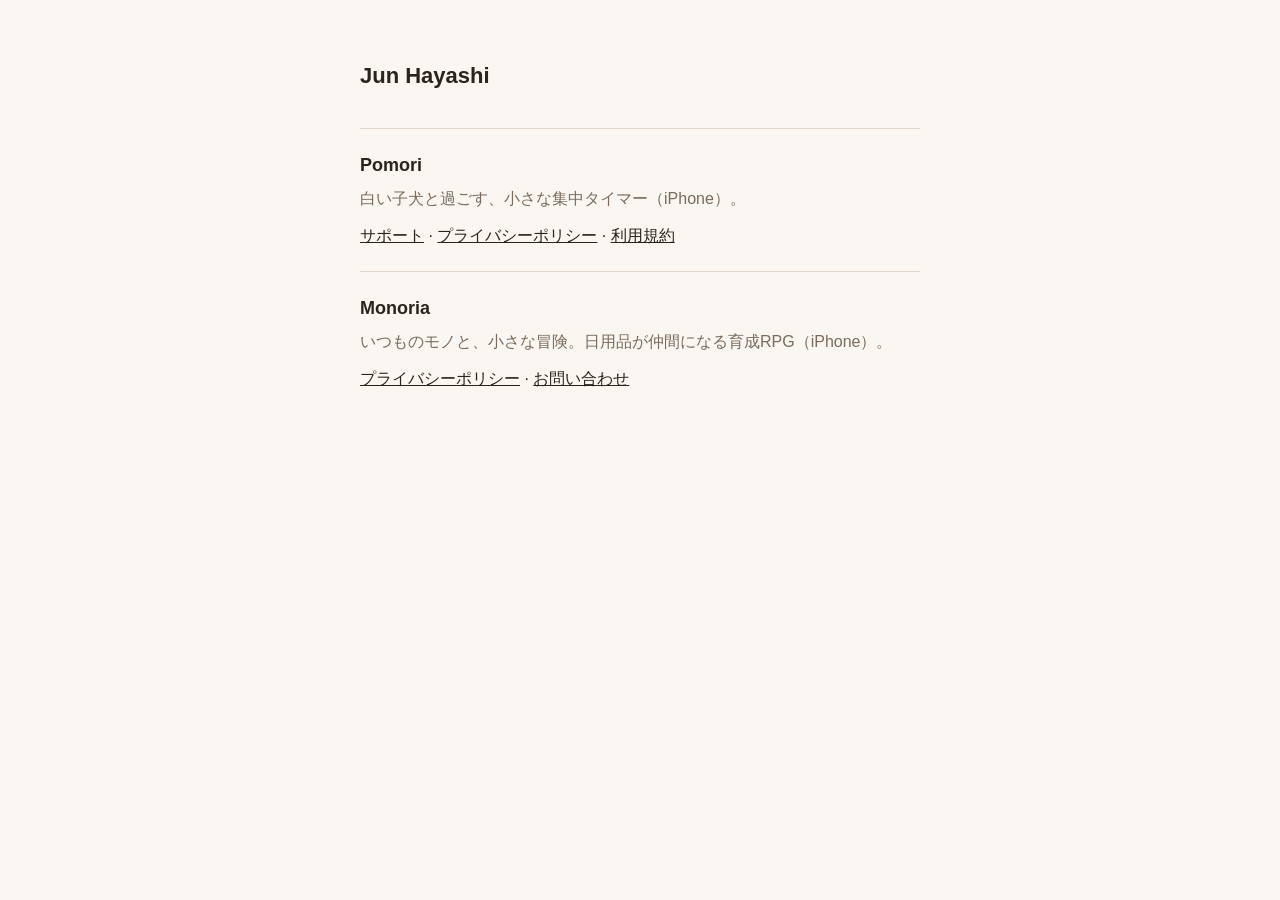
<file: index.html>
<!doctype html>
<html lang="ja">
<head>
<meta charset="utf-8">
<meta name="viewport" content="width=device-width, initial-scale=1">
<title>Jun Hayashi</title>
<style>
  :root { color-scheme: light dark; --bg: #faf7f2; --fg: #2b241d; --muted: #7a6b5c; --line: #e3d9cc; }
  @media (prefers-color-scheme: dark) { :root { --bg: #191817; --fg: #f0e4d3; --muted: #b7a28a; --line: #3a2f26; } }
  body { margin: 0; background: var(--bg); color: var(--fg); font: 16px/1.8 -apple-system, "Hiragino Sans", sans-serif; }
  main { max-width: 560px; margin: 0 auto; padding: 56px 16px; }
  h1 { font-size: 22px; margin: 0 0 32px; }
  section { padding: 20px 0; border-top: 1px solid var(--line); }
  h2 { font-size: 18px; margin: 0 0 4px; }
  p { margin: 0 0 8px; color: var(--muted); }
  a { color: inherit; }
</style>
</head>
<body>
<main>
  <h1>Jun Hayashi</h1>
  <section>
    <h2>Pomori</h2>
    <p>白い子犬と過ごす、小さな集中タイマー（iPhone）。</p>
    <a href="pomori/">サポート</a> ·
    <a href="pomori/privacy.html">プライバシーポリシー</a> ·
    <a href="pomori/terms.html">利用規約</a>
  </section>
  <section>
    <h2>Monoria</h2>
    <p>いつものモノと、小さな冒険。日用品が仲間になる育成RPG（iPhone）。</p>
    <a href="https://junhayashii0.github.io/monoria-privacy/">プライバシーポリシー</a> ·
    <a href="https://docs.google.com/forms/d/e/1FAIpQLSeZAqxbKy8taR0AilEkKO6piMiaOqdjuD1ngP_tmNmB_HRQnw/viewform">お問い合わせ</a>
  </section>
</main>
</body>
</html>
</file>
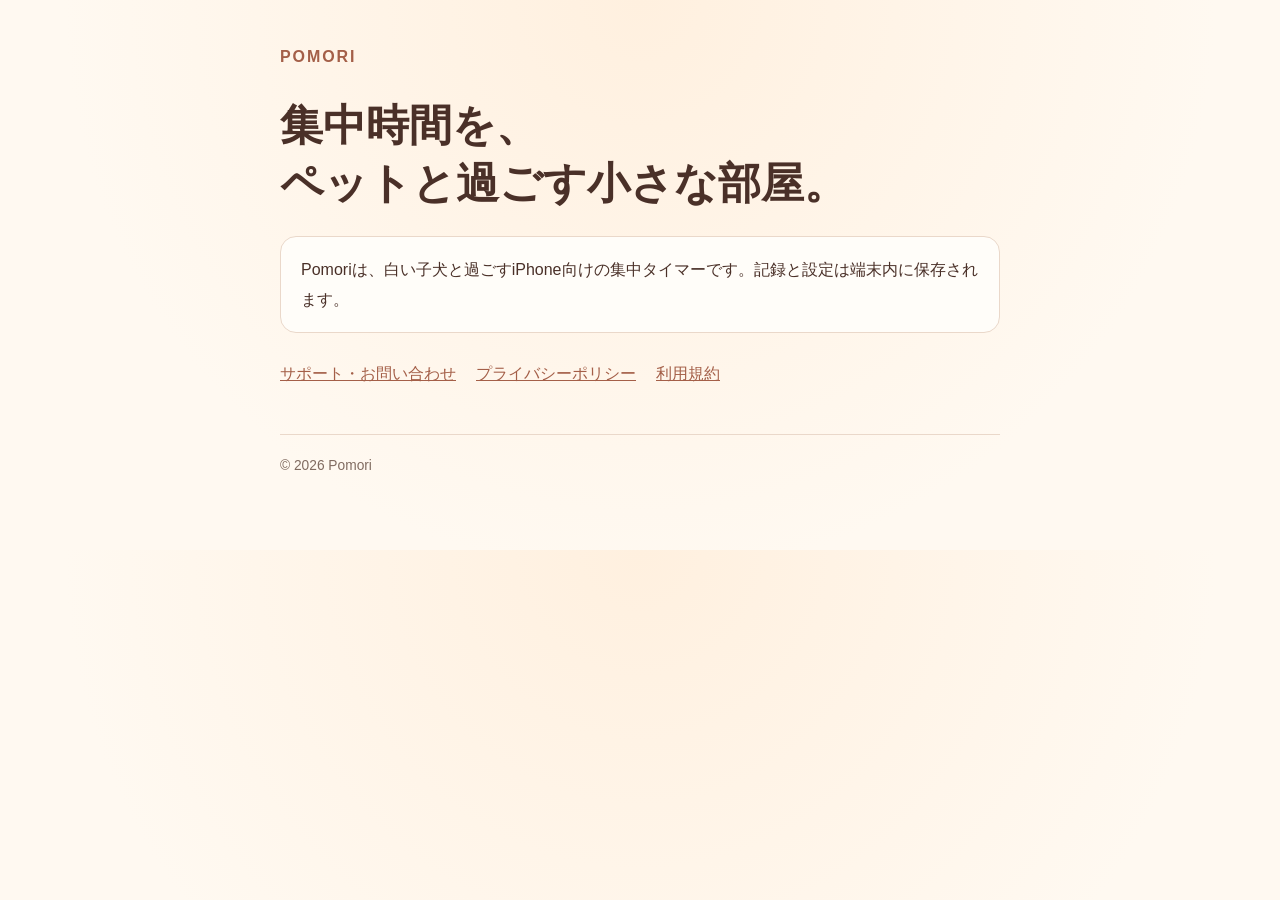
<file: pomori/index.html>
<!doctype html>
<html lang="ja">
<head>
  <meta charset="utf-8">
  <meta name="viewport" content="width=device-width, initial-scale=1">
  <title>Pomori — サポートと法的情報</title>
  <meta name="description" content="Pomoriのサポート、プライバシーポリシー、利用規約。">
  <link rel="stylesheet" href="legal.css">
</head>
<body><main>
  <span class="brand">POMORI</span>
  <h1>集中時間を、<br>ペットと過ごす小さな部屋。</h1>
  <p class="lead">Pomoriは、白い子犬と過ごすiPhone向けの集中タイマーです。記録と設定は端末内に保存されます。</p>
  <nav class="links" aria-label="関連ページ">
    <a href="support.html">サポート・お問い合わせ</a>
    <a href="privacy.html">プライバシーポリシー</a>
    <a href="terms.html">利用規約</a>
  </nav>
  <footer>© 2026 Pomori</footer>
</main></body>
</html>
</file>
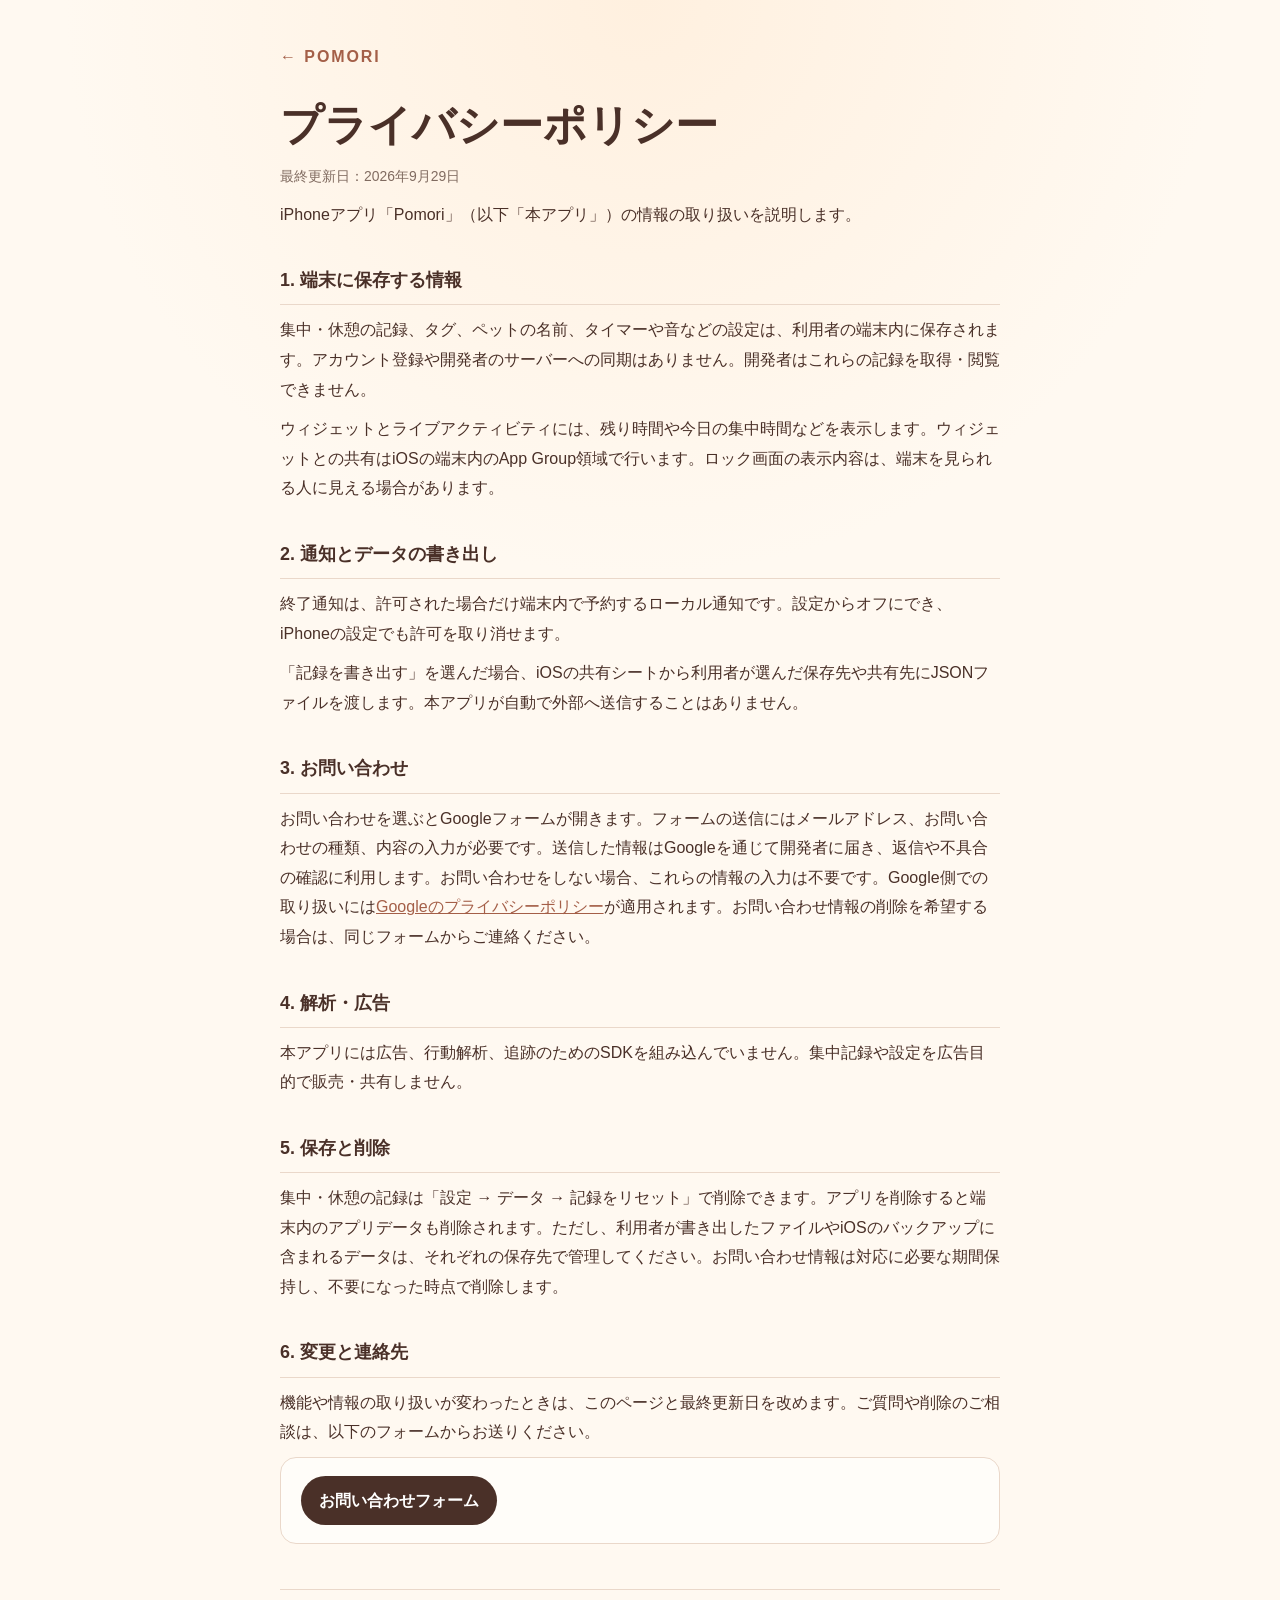
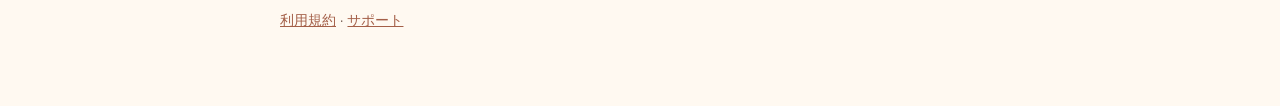
<file: pomori/privacy.html>
<!doctype html>
<html lang="ja">
<head>
  <meta charset="utf-8">
  <meta name="viewport" content="width=device-width, initial-scale=1">
  <title>プライバシーポリシー — Pomori</title>
  <meta name="description" content="Pomoriのデータ保存とお問い合わせ時の情報の取り扱い。">
  <link rel="stylesheet" href="legal.css">
</head>
<body><main>
  <a class="brand" href="index.html">← POMORI</a>
  <h1>プライバシーポリシー</h1>
  <p class="updated">最終更新日：2026年9月29日</p>
  <p>iPhoneアプリ「Pomori」（以下「本アプリ」）の情報の取り扱いを説明します。</p>

  <h2>1. 端末に保存する情報</h2>
  <p>集中・休憩の記録、タグ、ペットの名前、タイマーや音などの設定は、利用者の端末内に保存されます。アカウント登録や開発者のサーバーへの同期はありません。開発者はこれらの記録を取得・閲覧できません。</p>
  <p>ウィジェットとライブアクティビティには、残り時間や今日の集中時間などを表示します。ウィジェットとの共有はiOSの端末内のApp Group領域で行います。ロック画面の表示内容は、端末を見られる人に見える場合があります。</p>

  <h2>2. 通知とデータの書き出し</h2>
  <p>終了通知は、許可された場合だけ端末内で予約するローカル通知です。設定からオフにでき、iPhoneの設定でも許可を取り消せます。</p>
  <p>「記録を書き出す」を選んだ場合、iOSの共有シートから利用者が選んだ保存先や共有先にJSONファイルを渡します。本アプリが自動で外部へ送信することはありません。</p>

  <h2>3. お問い合わせ</h2>
  <p>お問い合わせを選ぶとGoogleフォームが開きます。フォームの送信にはメールアドレス、お問い合わせの種類、内容の入力が必要です。送信した情報はGoogleを通じて開発者に届き、返信や不具合の確認に利用します。お問い合わせをしない場合、これらの情報の入力は不要です。Google側での取り扱いには<a href="https://policies.google.com/privacy">Googleのプライバシーポリシー</a>が適用されます。お問い合わせ情報の削除を希望する場合は、同じフォームからご連絡ください。</p>

  <h2>4. 解析・広告</h2>
  <p>本アプリには広告、行動解析、追跡のためのSDKを組み込んでいません。集中記録や設定を広告目的で販売・共有しません。</p>

  <h2>5. 保存と削除</h2>
  <p>集中・休憩の記録は「設定 → データ → 記録をリセット」で削除できます。アプリを削除すると端末内のアプリデータも削除されます。ただし、利用者が書き出したファイルやiOSのバックアップに含まれるデータは、それぞれの保存先で管理してください。お問い合わせ情報は対応に必要な期間保持し、不要になった時点で削除します。</p>

  <h2>6. 変更と連絡先</h2>
  <p>機能や情報の取り扱いが変わったときは、このページと最終更新日を改めます。ご質問や削除のご相談は、以下のフォームからお送りください。</p>
  <div class="card"><a class="button" href="https://docs.google.com/forms/d/e/1FAIpQLScBM_edAlzykIQHaZfXcXxQW7EOSc6g3XwB8YlDpsoTqrY3Ow/viewform?usp=publish-editor">お問い合わせフォーム</a></div>
  <footer><a href="terms.html">利用規約</a> · <a href="support.html">サポート</a></footer>
</main></body>
</html>
</file>
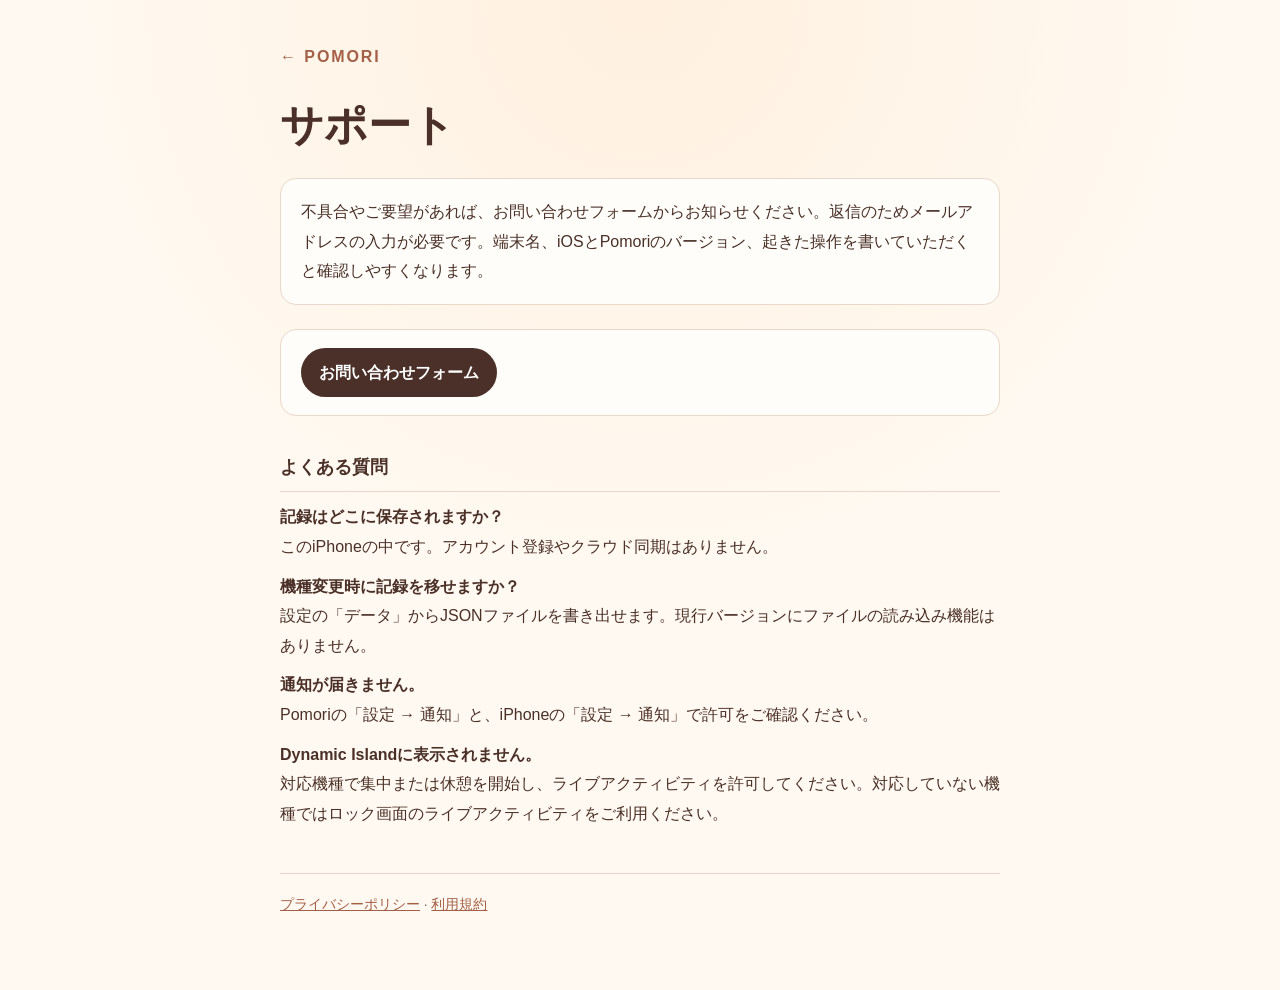
<file: pomori/support.html>
<!doctype html>
<html lang="ja">
<head>
  <meta charset="utf-8">
  <meta name="viewport" content="width=device-width, initial-scale=1">
  <title>サポート — Pomori</title>
  <meta name="description" content="Pomoriのお問い合わせとよくある質問。">
  <link rel="stylesheet" href="legal.css">
</head>
<body><main>
  <a class="brand" href="index.html">← POMORI</a>
  <h1>サポート</h1>
  <p class="lead">不具合やご要望があれば、お問い合わせフォームからお知らせください。返信のためメールアドレスの入力が必要です。端末名、iOSとPomoriのバージョン、起きた操作を書いていただくと確認しやすくなります。</p>
  <div class="card"><a class="button" href="https://docs.google.com/forms/d/e/1FAIpQLScBM_edAlzykIQHaZfXcXxQW7EOSc6g3XwB8YlDpsoTqrY3Ow/viewform?usp=publish-editor">お問い合わせフォーム</a></div>

  <h2>よくある質問</h2>
  <p><strong>記録はどこに保存されますか？</strong><br>このiPhoneの中です。アカウント登録やクラウド同期はありません。</p>
  <p><strong>機種変更時に記録を移せますか？</strong><br>設定の「データ」からJSONファイルを書き出せます。現行バージョンにファイルの読み込み機能はありません。</p>
  <p><strong>通知が届きません。</strong><br>Pomoriの「設定 → 通知」と、iPhoneの「設定 → 通知」で許可をご確認ください。</p>
  <p><strong>Dynamic Islandに表示されません。</strong><br>対応機種で集中または休憩を開始し、ライブアクティビティを許可してください。対応していない機種ではロック画面のライブアクティビティをご利用ください。</p>

  <footer><a href="privacy.html">プライバシーポリシー</a> · <a href="terms.html">利用規約</a></footer>
</main></body>
</html>
</file>
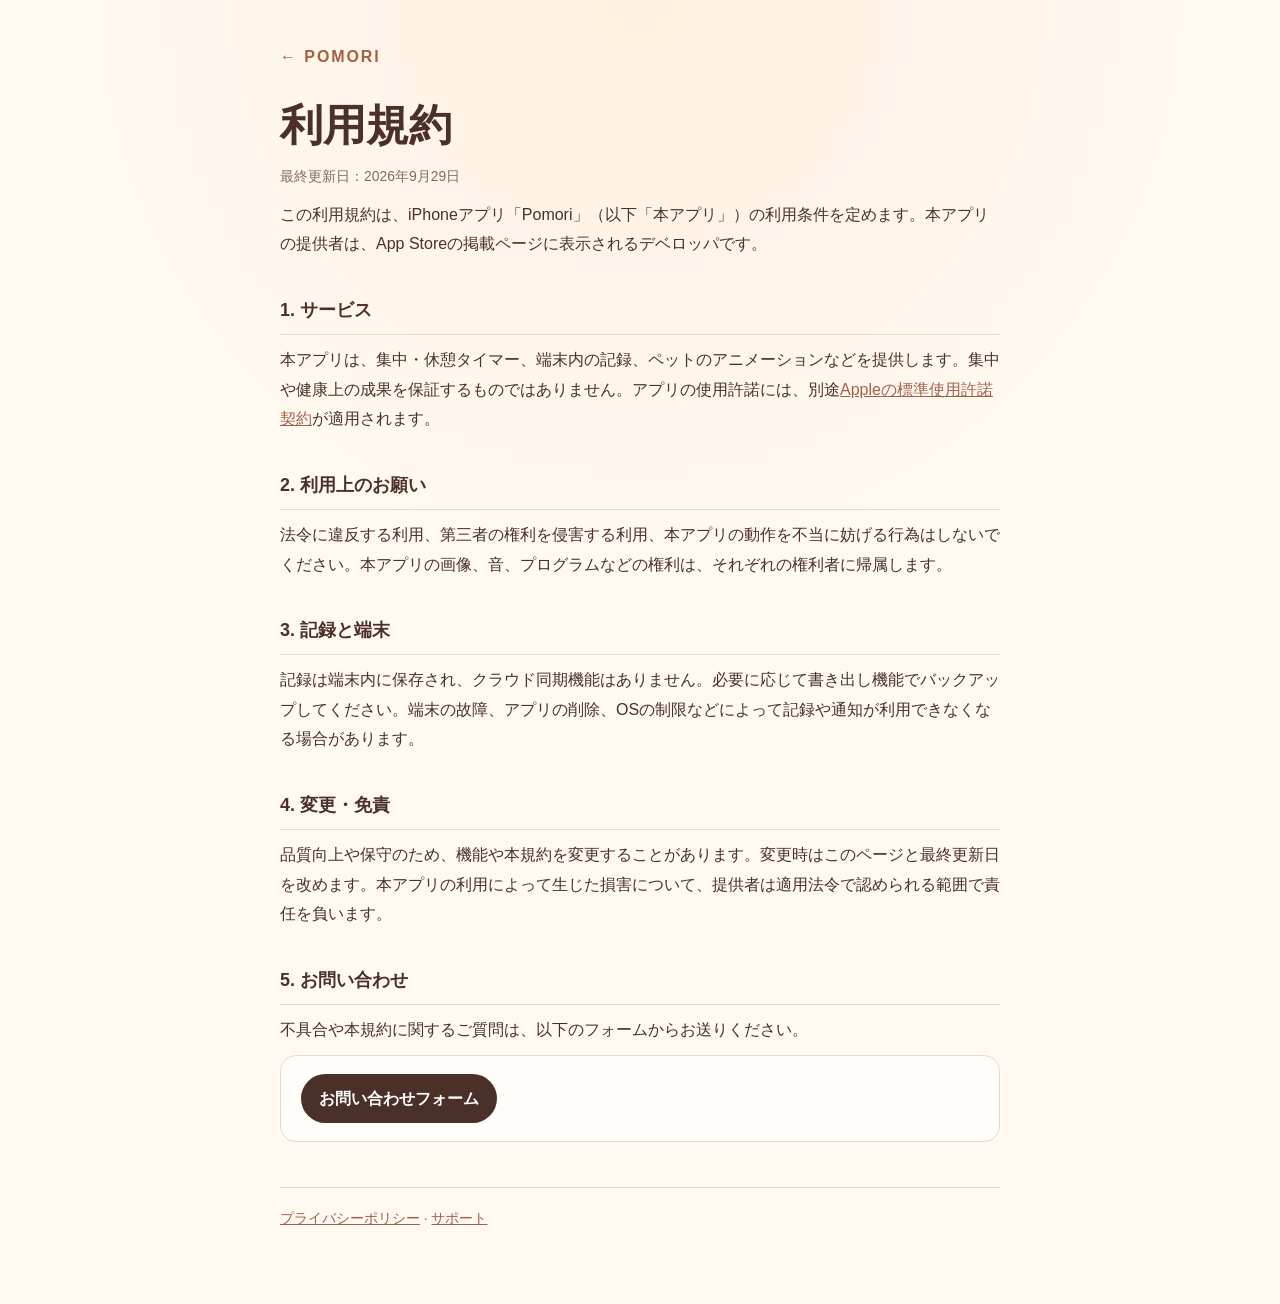
<file: pomori/terms.html>
<!doctype html>
<html lang="ja">
<head>
  <meta charset="utf-8">
  <meta name="viewport" content="width=device-width, initial-scale=1">
  <title>利用規約 — Pomori</title>
  <meta name="description" content="Pomoriの利用条件。">
  <link rel="stylesheet" href="legal.css">
</head>
<body><main>
  <a class="brand" href="index.html">← POMORI</a>
  <h1>利用規約</h1>
  <p class="updated">最終更新日：2026年9月29日</p>
  <p>この利用規約は、iPhoneアプリ「Pomori」（以下「本アプリ」）の利用条件を定めます。本アプリの提供者は、App Storeの掲載ページに表示されるデベロッパです。</p>

  <h2>1. サービス</h2>
  <p>本アプリは、集中・休憩タイマー、端末内の記録、ペットのアニメーションなどを提供します。集中や健康上の成果を保証するものではありません。アプリの使用許諾には、別途<a href="https://www.apple.com/legal/internet-services/itunes/dev/stdeula/">Appleの標準使用許諾契約</a>が適用されます。</p>

  <h2>2. 利用上のお願い</h2>
  <p>法令に違反する利用、第三者の権利を侵害する利用、本アプリの動作を不当に妨げる行為はしないでください。本アプリの画像、音、プログラムなどの権利は、それぞれの権利者に帰属します。</p>

  <h2>3. 記録と端末</h2>
  <p>記録は端末内に保存され、クラウド同期機能はありません。必要に応じて書き出し機能でバックアップしてください。端末の故障、アプリの削除、OSの制限などによって記録や通知が利用できなくなる場合があります。</p>

  <h2>4. 変更・免責</h2>
  <p>品質向上や保守のため、機能や本規約を変更することがあります。変更時はこのページと最終更新日を改めます。本アプリの利用によって生じた損害について、提供者は適用法令で認められる範囲で責任を負います。</p>

  <h2>5. お問い合わせ</h2>
  <p>不具合や本規約に関するご質問は、以下のフォームからお送りください。</p>
  <div class="card"><a class="button" href="https://docs.google.com/forms/d/e/1FAIpQLScBM_edAlzykIQHaZfXcXxQW7EOSc6g3XwB8YlDpsoTqrY3Ow/viewform?usp=publish-editor">お問い合わせフォーム</a></div>
  <footer><a href="privacy.html">プライバシーポリシー</a> · <a href="support.html">サポート</a></footer>
</main></body>
</html>
</file>
<file: pomori/legal.css>
:root {
  color-scheme: light;
  --paper: #fff9f1;
  --ink: #4a3028;
  --muted: #806b60;
  --line: #ead8ca;
  --card: #fffdf9;
  --accent: #a45f48;
}
* { box-sizing: border-box; }
html { scroll-behavior: smooth; }
body {
  margin: 0;
  background: radial-gradient(circle at top, #fff0df, var(--paper) 36rem);
  color: var(--ink);
  font: 16px/1.85 -apple-system, BlinkMacSystemFont, "Hiragino Sans", "Yu Gothic", sans-serif;
}
main { width: min(720px, calc(100% - 36px)); margin: 0 auto; padding: 42px 0 72px; }
.brand { color: var(--accent); font-weight: 800; letter-spacing: .12em; text-decoration: none; }
h1 { margin: 24px 0 8px; font-size: clamp(1.9rem, 6vw, 2.7rem); line-height: 1.35; }
h2 { margin: 35px 0 10px; padding-bottom: 7px; border-bottom: 1px solid var(--line); font-size: 1.12rem; }
p { margin: 10px 0; }
.updated, .note { color: var(--muted); font-size: .87rem; }
.lead, .card { padding: 18px 20px; border: 1px solid var(--line); border-radius: 16px; background: var(--card); }
.lead { margin: 24px 0; }
a { color: var(--accent); overflow-wrap: anywhere; }
.button { display: inline-block; padding: 10px 18px; border-radius: 999px; background: var(--ink); color: white; font-weight: 700; text-decoration: none; }
.links { display: flex; flex-wrap: wrap; gap: 8px 20px; margin-top: 26px; }
ul { padding-left: 1.4rem; }
footer { margin-top: 45px; padding-top: 18px; border-top: 1px solid var(--line); color: var(--muted); font-size: .86rem; }
</file>
